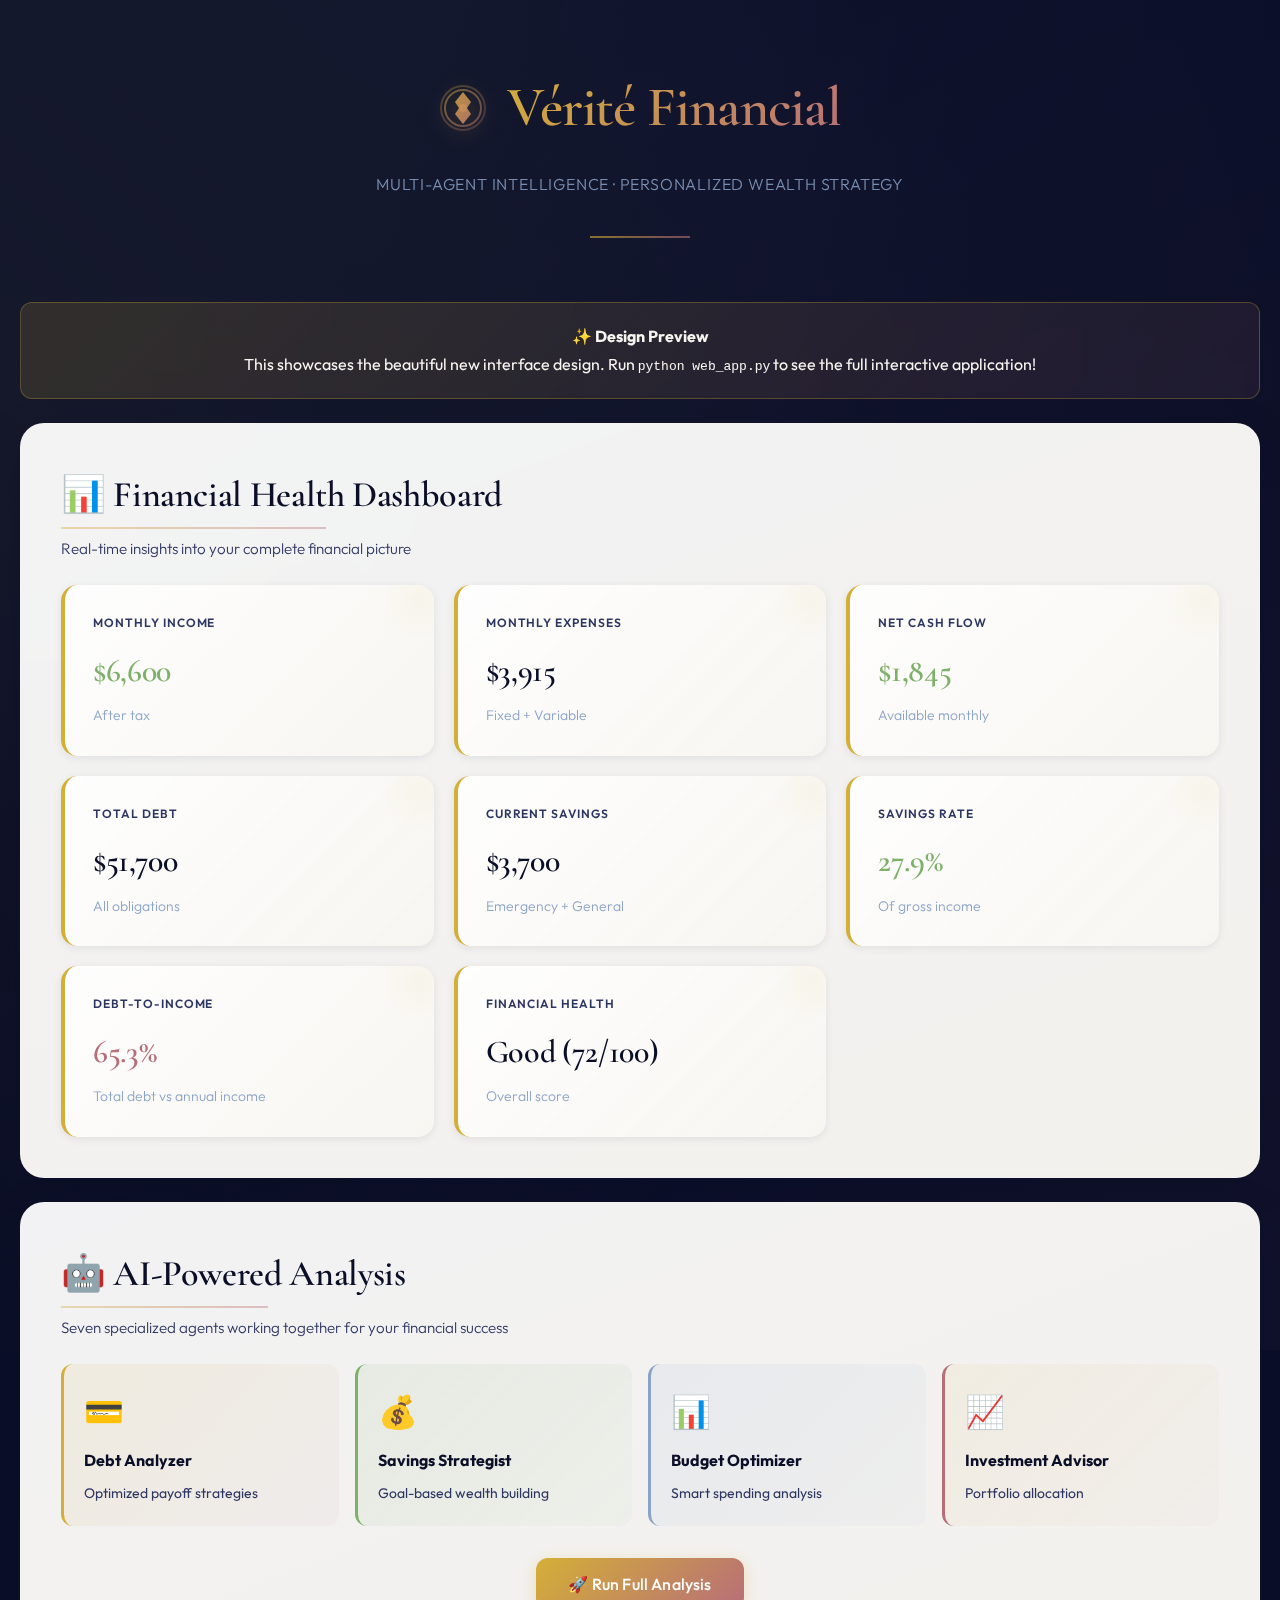
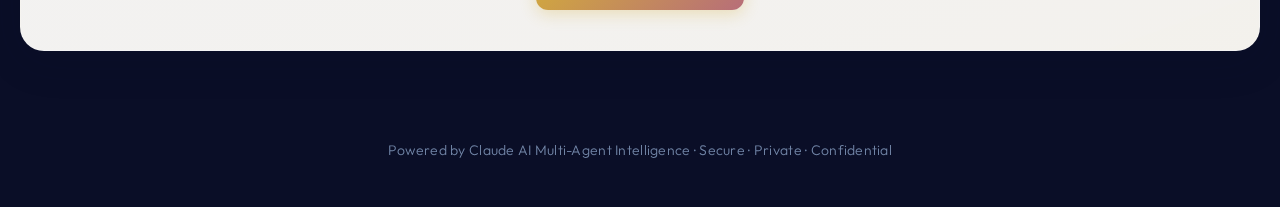
<file: Michael_Yingling/verite-financial-app/demo_preview.html>
<!DOCTYPE html>
<html lang="en">
<head>
    <meta charset="UTF-8">
    <meta name="viewport" content="width=device-width, initial-scale=1.0">
    <title>Vérité Financial - AI Multi-Agent Advisor (Demo)</title>
    <link rel="preconnect" href="https://fonts.googleapis.com">
    <link rel="preconnect" href="https://fonts.gstatic.com" crossorigin>
    <link href="https://fonts.googleapis.com/css2?family=Cormorant+Garamond:wght@300;400;500;600;700&family=Outfit:wght@300;400;500;600;700&display=swap" rel="stylesheet">
    <style>
        /* Reset and Base Styles */
        * {
            margin: 0;
            padding: 0;
            box-sizing: border-box;
        }

        :root {
            /* Sophisticated Color Palette */
            --midnight: #0a0e27;
            --deep-navy: #1a1f3a;
            --slate: #2d3561;
            --powder-blue: #8ba3c7;
            --cream: #f8f6f1;
            --gold: #d4af37;
            --rose-gold: #b76e79;
            --mint: #7fb069;
            --charcoal: #1f1f1f;
            
            /* Gradients */
            --gradient-primary: linear-gradient(135deg, #0a0e27 0%, #2d3561 50%, #1a1f3a 100%);
            --gradient-accent: linear-gradient(135deg, #d4af37 0%, #b76e79 100%);
            --gradient-card: linear-gradient(160deg, rgba(255,255,255,0.95) 0%, rgba(248,246,241,0.98) 100%);
            
            /* Shadows */
            --shadow-sm: 0 2px 8px rgba(10, 14, 39, 0.08);
            --shadow-md: 0 4px 16px rgba(10, 14, 39, 0.12);
            --shadow-lg: 0 10px 40px rgba(10, 14, 39, 0.15);
            --shadow-xl: 0 20px 60px rgba(10, 14, 39, 0.2);
            
            /* Spacing */
            --spacing-xs: 8px;
            --spacing-sm: 16px;
            --spacing-md: 24px;
            --spacing-lg: 40px;
            --spacing-xl: 64px;
        }

        body {
            font-family: 'Outfit', 'IBM Plex Sans', system-ui, sans-serif;
            background: var(--midnight);
            min-height: 100vh;
            padding: 20px;
            color: var(--charcoal);
            line-height: 1.7;
            position: relative;
            overflow-x: hidden;
        }

        /* Animated background */
        body::before {
            content: '';
            position: fixed;
            top: -50%;
            left: -50%;
            width: 200%;
            height: 200%;
            background: 
                radial-gradient(circle at 20% 50%, rgba(212, 175, 55, 0.05) 0%, transparent 50%),
                radial-gradient(circle at 80% 80%, rgba(183, 110, 121, 0.05) 0%, transparent 50%),
                radial-gradient(circle at 40% 20%, rgba(139, 163, 199, 0.05) 0%, transparent 50%);
            animation: backgroundShift 30s ease-in-out infinite;
            z-index: 0;
        }

        @keyframes backgroundShift {
            0%, 100% { transform: translate(0, 0) rotate(0deg); }
            50% { transform: translate(-5%, -5%) rotate(2deg); }
        }

        .container {
            max-width: 1400px;
            margin: 0 auto;
            position: relative;
            z-index: 1;
        }

        /* Header */
        .header {
            text-align: center;
            color: var(--cream);
            margin-bottom: var(--spacing-xl);
            padding: var(--spacing-lg) 0;
            animation: fadeInDown 0.8s cubic-bezier(0.16, 1, 0.3, 1);
            position: relative;
        }

        .header::after {
            content: '';
            position: absolute;
            bottom: 0;
            left: 50%;
            transform: translateX(-50%);
            width: 100px;
            height: 2px;
            background: var(--gradient-accent);
            opacity: 0.6;
        }

        .logo {
            display: flex;
            align-items: center;
            justify-content: center;
            gap: 20px;
            margin-bottom: 16px;
        }

        .logo svg {
            filter: drop-shadow(0 4px 12px rgba(212, 175, 55, 0.3));
            animation: float 4s ease-in-out infinite;
        }

        @keyframes float {
            0%, 100% { transform: translateY(0px); }
            50% { transform: translateY(-10px); }
        }

        .logo h1 {
            font-family: 'Cormorant Garamond', 'Playfair Display', Georgia, serif;
            font-size: 3.5rem;
            font-weight: 600;
            letter-spacing: -0.02em;
            background: var(--gradient-accent);
            -webkit-background-clip: text;
            -webkit-text-fill-color: transparent;
            background-clip: text;
            text-shadow: none;
        }

        .header-subtitle {
            font-size: 1rem;
            opacity: 0.85;
            font-weight: 300;
            letter-spacing: 0.05em;
            text-transform: uppercase;
            color: var(--powder-blue);
        }

        /* Card */
        .card {
            background: var(--gradient-card);
            backdrop-filter: blur(20px);
            border-radius: 24px;
            padding: var(--spacing-lg);
            margin-bottom: var(--spacing-md);
            box-shadow: var(--shadow-lg);
            border: 1px solid rgba(255, 255, 255, 0.2);
            animation: fadeInUp 0.8s cubic-bezier(0.16, 1, 0.3, 1);
            animation-fill-mode: both;
            position: relative;
            overflow: hidden;
            transition: all 0.4s cubic-bezier(0.16, 1, 0.3, 1);
        }

        .card::before {
            content: '';
            position: absolute;
            top: 0;
            left: -100%;
            width: 100%;
            height: 100%;
            background: linear-gradient(90deg, transparent, rgba(255,255,255,0.1), transparent);
            transition: left 0.6s;
        }

        .card:hover {
            transform: translateY(-4px);
            box-shadow: var(--shadow-xl);
        }

        .card:hover::before {
            left: 100%;
        }

        .card h2 {
            font-family: 'Cormorant Garamond', 'Playfair Display', Georgia, serif;
            font-size: 2.25rem;
            margin-bottom: 12px;
            color: var(--midnight);
            font-weight: 600;
            letter-spacing: -0.01em;
            position: relative;
            display: inline-block;
        }

        .card h2::after {
            content: '';
            position: absolute;
            bottom: -4px;
            left: 0;
            width: 60%;
            height: 2px;
            background: var(--gradient-accent);
            opacity: 0.4;
        }

        .section-description {
            color: var(--slate);
            margin-bottom: var(--spacing-md);
            font-size: 0.95rem;
            font-weight: 300;
            line-height: 1.6;
        }

        /* Summary Grid */
        .summary-grid {
            display: grid;
            grid-template-columns: repeat(auto-fit, minmax(280px, 1fr));
            gap: 20px;
            margin-top: var(--spacing-md);
        }

        .summary-card {
            background: linear-gradient(135deg, rgba(255,255,255,0.9) 0%, rgba(248,246,241,0.95) 100%);
            padding: 28px;
            border-radius: 16px;
            border-left: 4px solid var(--gold);
            box-shadow: var(--shadow-sm);
            transition: all 0.4s cubic-bezier(0.16, 1, 0.3, 1);
            position: relative;
            overflow: hidden;
        }

        .summary-card::before {
            content: '';
            position: absolute;
            top: 0;
            right: 0;
            width: 80px;
            height: 80px;
            background: radial-gradient(circle, rgba(212, 175, 55, 0.06) 0%, transparent 70%);
            border-radius: 50%;
            transform: translate(30%, -30%);
        }

        .summary-card:hover {
            transform: translateY(-4px);
            box-shadow: var(--shadow-md);
            border-left-width: 6px;
        }

        .summary-card h3 {
            font-size: 0.75rem;
            color: var(--slate);
            margin-bottom: 10px;
            font-weight: 600;
            text-transform: uppercase;
            letter-spacing: 0.08em;
        }

        .summary-card .value {
            font-family: 'Cormorant Garamond', Georgia, serif;
            font-size: 2rem;
            font-weight: 600;
            color: var(--midnight);
            margin-bottom: 6px;
            letter-spacing: -0.01em;
            position: relative;
            z-index: 1;
        }

        .summary-card .value.positive {
            color: var(--mint);
        }

        .summary-card .value.negative {
            color: var(--rose-gold);
        }

        .summary-card .label {
            font-size: 0.875rem;
            color: var(--powder-blue);
            font-weight: 300;
        }

        /* Buttons */
        .btn {
            padding: 16px 32px;
            border: none;
            border-radius: 12px;
            font-size: 1rem;
            font-weight: 500;
            cursor: pointer;
            transition: all 0.4s cubic-bezier(0.16, 1, 0.3, 1);
            font-family: inherit;
            display: inline-flex;
            align-items: center;
            gap: 10px;
            justify-content: center;
            position: relative;
            overflow: hidden;
            letter-spacing: 0.01em;
        }

        .btn-primary {
            background: var(--gradient-accent);
            color: white;
            box-shadow: 0 4px 16px rgba(212, 175, 55, 0.3);
        }

        .btn-primary:hover {
            transform: translateY(-2px);
            box-shadow: 0 8px 24px rgba(212, 175, 55, 0.4);
        }

        .footer {
            text-align: center;
            color: var(--powder-blue);
            margin-top: var(--spacing-xl);
            padding: var(--spacing-md);
            font-size: 0.875rem;
            opacity: 0.8;
            font-weight: 300;
            letter-spacing: 0.02em;
        }

        @keyframes fadeInDown {
            from {
                opacity: 0;
                transform: translateY(-20px);
            }
            to {
                opacity: 1;
                transform: translateY(0);
            }
        }

        @keyframes fadeInUp {
            from {
                opacity: 0;
                transform: translateY(20px);
            }
            to {
                opacity: 1;
                transform: translateY(0);
            }
        }

        .demo-notice {
            background: linear-gradient(135deg, rgba(212, 175, 55, 0.15) 0%, rgba(183, 110, 121, 0.1) 100%);
            border: 1px solid rgba(212, 175, 55, 0.3);
            padding: 20px;
            border-radius: 12px;
            margin-bottom: 24px;
            text-align: center;
            color: var(--cream);
            backdrop-filter: blur(10px);
        }
    </style>
</head>
<body>
    <div class="container">
        <!-- Header -->
        <header class="header">
            <div class="logo">
                <svg width="48" height="48" viewBox="0 0 48 48" fill="none" xmlns="http://www.w3.org/2000/svg">
                    <defs>
                        <linearGradient id="logoGradient" x1="0" y1="0" x2="48" y2="48" gradientUnits="userSpaceOnUse">
                            <stop offset="0%" stop-color="#d4af37"/>
                            <stop offset="100%" stop-color="#b76e79"/>
                        </linearGradient>
                    </defs>
                    <circle cx="24" cy="24" r="22" stroke="url(#logoGradient)" stroke-width="2" fill="none" opacity="0.3"/>
                    <circle cx="24" cy="24" r="18" stroke="url(#logoGradient)" stroke-width="2" fill="none" opacity="0.5"/>
                    <path d="M24 8 L32 18 L28 24 L32 30 L24 40 L16 30 L20 24 L16 18 Z" fill="url(#logoGradient)" opacity="0.9"/>
                    <circle cx="24" cy="24" r="4" fill="url(#logoGradient)"/>
                </svg>
                <h1>Vérité Financial</h1>
            </div>
            <div class="header-subtitle">
                Multi-Agent Intelligence · Personalized Wealth Strategy
            </div>
        </header>

        <!-- Main Content -->
        <main class="main-content">
            <!-- Demo Notice -->
            <div class="demo-notice">
                <strong>✨ Design Preview</strong><br>
                This showcases the beautiful new interface design. Run <code>python web_app.py</code> to see the full interactive application!
            </div>

            <!-- Financial Summary -->
            <section class="card">
                <h2>📊 Financial Health Dashboard</h2>
                <p class="section-description">Real-time insights into your complete financial picture</p>
                
                <div class="summary-grid">
                    <div class="summary-card">
                        <h3>Monthly Income</h3>
                        <div class="value positive">$6,600</div>
                        <div class="label">After tax</div>
                    </div>

                    <div class="summary-card">
                        <h3>Monthly Expenses</h3>
                        <div class="value">$3,915</div>
                        <div class="label">Fixed + Variable</div>
                    </div>

                    <div class="summary-card">
                        <h3>Net Cash Flow</h3>
                        <div class="value positive">$1,845</div>
                        <div class="label">Available monthly</div>
                    </div>

                    <div class="summary-card">
                        <h3>Total Debt</h3>
                        <div class="value">$51,700</div>
                        <div class="label">All obligations</div>
                    </div>

                    <div class="summary-card">
                        <h3>Current Savings</h3>
                        <div class="value">$3,700</div>
                        <div class="label">Emergency + General</div>
                    </div>

                    <div class="summary-card">
                        <h3>Savings Rate</h3>
                        <div class="value positive">27.9%</div>
                        <div class="label">Of gross income</div>
                    </div>

                    <div class="summary-card">
                        <h3>Debt-to-Income</h3>
                        <div class="value negative">65.3%</div>
                        <div class="label">Total debt vs annual income</div>
                    </div>

                    <div class="summary-card">
                        <h3>Financial Health</h3>
                        <div class="value">Good (72/100)</div>
                        <div class="label">Overall score</div>
                    </div>
                </div>
            </section>

            <!-- Features -->
            <section class="card">
                <h2>🤖 AI-Powered Analysis</h2>
                <p class="section-description">Seven specialized agents working together for your financial success</p>
                
                <div style="display: grid; grid-template-columns: repeat(auto-fit, minmax(250px, 1fr)); gap: 16px; margin-top: 24px;">
                    <div style="background: linear-gradient(135deg, rgba(212, 175, 55, 0.1) 0%, rgba(183, 110, 121, 0.05) 100%); padding: 20px; border-radius: 12px; border-left: 3px solid var(--gold);">
                        <div style="font-size: 2rem; margin-bottom: 8px;">💳</div>
                        <strong style="color: var(--midnight);">Debt Analyzer</strong>
                        <p style="font-size: 0.875rem; color: var(--slate); margin-top: 8px;">Optimized payoff strategies</p>
                    </div>

                    <div style="background: linear-gradient(135deg, rgba(127, 176, 105, 0.1) 0%, rgba(127, 176, 105, 0.05) 100%); padding: 20px; border-radius: 12px; border-left: 3px solid var(--mint);">
                        <div style="font-size: 2rem; margin-bottom: 8px;">💰</div>
                        <strong style="color: var(--midnight);">Savings Strategist</strong>
                        <p style="font-size: 0.875rem; color: var(--slate); margin-top: 8px;">Goal-based wealth building</p>
                    </div>

                    <div style="background: linear-gradient(135deg, rgba(139, 163, 199, 0.1) 0%, rgba(139, 163, 199, 0.05) 100%); padding: 20px; border-radius: 12px; border-left: 3px solid var(--powder-blue);">
                        <div style="font-size: 2rem; margin-bottom: 8px;">📊</div>
                        <strong style="color: var(--midnight);">Budget Optimizer</strong>
                        <p style="font-size: 0.875rem; color: var(--slate); margin-top: 8px;">Smart spending analysis</p>
                    </div>

                    <div style="background: linear-gradient(135deg, rgba(212, 175, 55, 0.08) 0%, rgba(183, 110, 121, 0.04) 100%); padding: 20px; border-radius: 12px; border-left: 3px solid var(--rose-gold);">
                        <div style="font-size: 2rem; margin-bottom: 8px;">📈</div>
                        <strong style="color: var(--midnight);">Investment Advisor</strong>
                        <p style="font-size: 0.875rem; color: var(--slate); margin-top: 8px;">Portfolio allocation</p>
                    </div>
                </div>

                <div style="text-align: center; margin-top: 32px;">
                    <button class="btn btn-primary">
                        🚀 Run Full Analysis
                    </button>
                </div>
            </section>
        </main>

        <!-- Footer -->
        <footer class="footer">
            <p>Powered by Claude AI Multi-Agent Intelligence · Secure · Private · Confidential</p>
        </footer>
    </div>
</body>
</html>
</file>
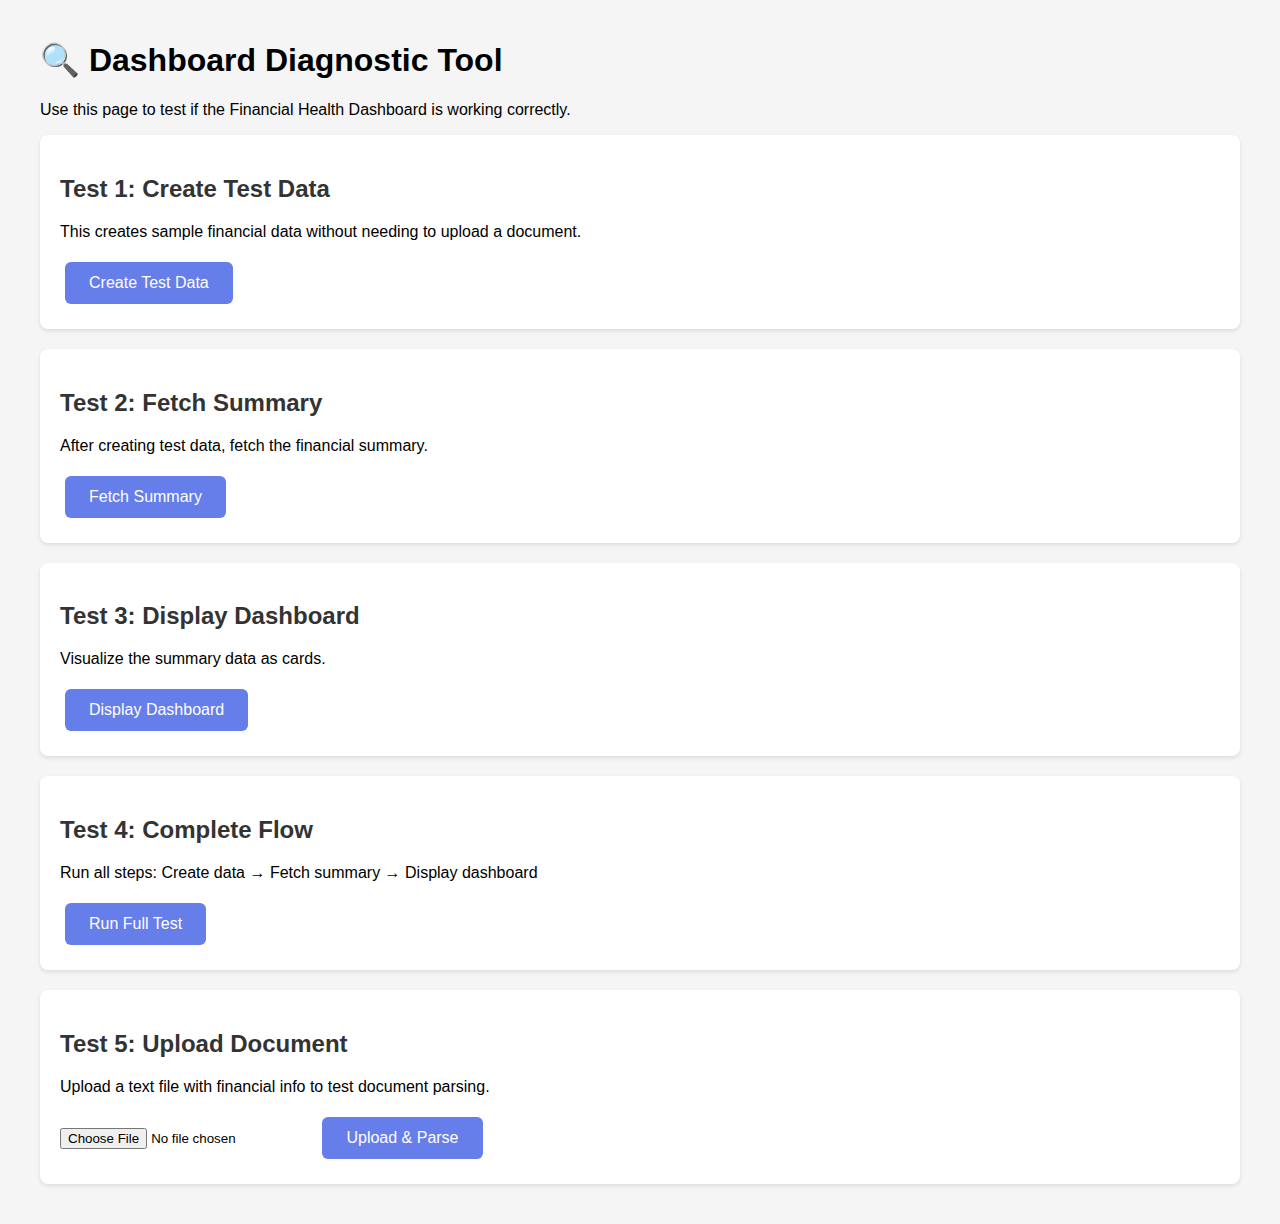
<file: Michael_Yingling/verite-financial-app/test_dashboard.html>
<!DOCTYPE html>
<html lang="en">
<head>
    <meta charset="UTF-8">
    <meta name="viewport" content="width=device-width, initial-scale=1.0">
    <title>Dashboard Test - Vérité Financial</title>
    <style>
        body {
            font-family: 'Segoe UI', Tahoma, Geneva, Verdana, sans-serif;
            max-width: 1200px;
            margin: 0 auto;
            padding: 20px;
            background: #f5f5f5;
        }
        .test-section {
            background: white;
            padding: 20px;
            margin-bottom: 20px;
            border-radius: 8px;
            box-shadow: 0 2px 4px rgba(0,0,0,0.1);
        }
        button {
            background: #667eea;
            color: white;
            border: none;
            padding: 12px 24px;
            border-radius: 6px;
            cursor: pointer;
            font-size: 16px;
            margin: 5px;
        }
        button:hover {
            background: #5568d3;
        }
        .output {
            background: #f8f9fa;
            padding: 15px;
            border-radius: 4px;
            margin-top: 10px;
            font-family: 'Courier New', monospace;
            font-size: 14px;
            white-space: pre-wrap;
            max-height: 400px;
            overflow-y: auto;
        }
        .success { color: #28a745; }
        .error { color: #dc3545; }
        .info { color: #17a2b8; }
        h2 { color: #333; }
        .summary-grid {
            display: grid;
            grid-template-columns: repeat(auto-fit, minmax(250px, 1fr));
            gap: 15px;
            margin-top: 15px;
        }
        .summary-card {
            background: linear-gradient(135deg, #f7fafc 0%, #edf2f7 100%);
            padding: 20px;
            border-radius: 8px;
            border-left: 4px solid #667eea;
        }
        .summary-card h3 {
            font-size: 12px;
            color: #718096;
            margin-bottom: 8px;
            text-transform: uppercase;
        }
        .summary-card .value {
            font-size: 24px;
            font-weight: bold;
            color: #2d3748;
            margin-bottom: 4px;
        }
        .summary-card .label {
            font-size: 12px;
            color: #a0aec0;
        }
    </style>
</head>
<body>
    <h1>🔍 Dashboard Diagnostic Tool</h1>
    <p>Use this page to test if the Financial Health Dashboard is working correctly.</p>

    <!-- Test 1: Create Test Data -->
    <div class="test-section">
        <h2>Test 1: Create Test Data</h2>
        <p>This creates sample financial data without needing to upload a document.</p>
        <button onclick="createTestData()">Create Test Data</button>
        <div id="test1Output" class="output" style="display:none;"></div>
    </div>

    <!-- Test 2: Fetch Summary -->
    <div class="test-section">
        <h2>Test 2: Fetch Summary</h2>
        <p>After creating test data, fetch the financial summary.</p>
        <button onclick="fetchSummary()">Fetch Summary</button>
        <div id="test2Output" class="output" style="display:none;"></div>
    </div>

    <!-- Test 3: Display Dashboard -->
    <div class="test-section">
        <h2>Test 3: Display Dashboard</h2>
        <p>Visualize the summary data as cards.</p>
        <button onclick="displayDashboard()">Display Dashboard</button>
        <div id="dashboardDisplay" style="display:none;">
            <div class="summary-grid" id="summaryGrid"></div>
        </div>
    </div>

    <!-- Test 4: Full Flow -->
    <div class="test-section">
        <h2>Test 4: Complete Flow</h2>
        <p>Run all steps: Create data → Fetch summary → Display dashboard</p>
        <button onclick="runFullTest()">Run Full Test</button>
        <div id="test4Output" class="output" style="display:none;"></div>
    </div>

    <!-- Upload Test -->
    <div class="test-section">
        <h2>Test 5: Upload Document</h2>
        <p>Upload a text file with financial info to test document parsing.</p>
        <input type="file" id="fileInput" accept=".txt,.pdf,.docx">
        <button onclick="uploadFile()">Upload & Parse</button>
        <div id="uploadOutput" class="output" style="display:none;"></div>
    </div>

    <script>
        let summaryData = null;

        function log(elementId, message, type = 'info') {
            const output = document.getElementById(elementId);
            output.style.display = 'block';
            const timestamp = new Date().toLocaleTimeString();
            const className = type === 'error' ? 'error' : (type === 'success' ? 'success' : 'info');
            output.innerHTML += `<span class="${className}">[${timestamp}] ${message}</span>\n`;
        }

        function clear(elementId) {
            const output = document.getElementById(elementId);
            output.innerHTML = '';
        }

        async function createTestData() {
            clear('test1Output');
            log('test1Output', 'Creating test data...', 'info');
            
            try {
                const response = await fetch('/api/test-data', {
                    method: 'POST',
                    headers: { 'Content-Type': 'application/json' }
                });
                
                const result = await response.json();
                
                if (result.success) {
                    log('test1Output', `✅ SUCCESS: ${result.message}`, 'success');
                    log('test1Output', `Session ID: ${result.session_id}`, 'info');
                } else {
                    log('test1Output', `❌ ERROR: ${result.error}`, 'error');
                }
            } catch (error) {
                log('test1Output', `❌ ERROR: ${error.message}`, 'error');
            }
        }

        async function fetchSummary() {
            clear('test2Output');
            log('test2Output', 'Fetching summary...', 'info');
            
            try {
                const response = await fetch('/api/summary');
                const result = await response.json();
                
                if (result.success) {
                    summaryData = result.data;
                    log('test2Output', '✅ SUCCESS: Summary fetched!', 'success');
                    log('test2Output', JSON.stringify(result.data, null, 2), 'info');
                } else {
                    log('test2Output', `❌ ERROR: ${result.error}`, 'error');
                }
            } catch (error) {
                log('test2Output', `❌ ERROR: ${error.message}`, 'error');
            }
        }

        function displayDashboard() {
            const display = document.getElementById('dashboardDisplay');
            const grid = document.getElementById('summaryGrid');
            
            if (!summaryData) {
                alert('Please run Test 2 first to fetch summary data!');
                return;
            }
            
            display.style.display = 'block';
            grid.innerHTML = '';
            
            const cards = [
                { title: 'Monthly Income', value: formatCurrency(summaryData.monthly_income), label: 'After tax' },
                { title: 'Monthly Expenses', value: formatCurrency(summaryData.monthly_expenses), label: 'Fixed + Variable' },
                { title: 'Net Cash Flow', value: formatCurrency(summaryData.net_monthly_cash_flow), label: 'Available monthly' },
                { title: 'Total Debt', value: formatCurrency(summaryData.total_debt), label: 'All obligations' },
                { title: 'Current Savings', value: formatCurrency(summaryData.current_savings), label: 'Emergency + General' },
                { title: 'Savings Rate', value: summaryData.savings_rate_percent.toFixed(1) + '%', label: 'Of gross income' },
                { title: 'Debt-to-Income', value: summaryData.debt_to_income_ratio_percent.toFixed(1) + '%', label: 'Total debt vs annual income' },
                { title: 'Financial Health', value: summaryData.financial_health_score, label: 'Overall score' }
            ];
            
            cards.forEach(card => {
                const cardEl = document.createElement('div');
                cardEl.className = 'summary-card';
                cardEl.innerHTML = `
                    <h3>${card.title}</h3>
                    <div class="value">${card.value}</div>
                    <div class="label">${card.label}</div>
                `;
                grid.appendChild(cardEl);
            });
        }

        async function runFullTest() {
            clear('test4Output');
            log('test4Output', '🚀 Starting full test...', 'info');
            
            // Step 1: Create test data
            log('test4Output', '\n=== STEP 1: Creating test data ===', 'info');
            try {
                const response1 = await fetch('/api/test-data', {
                    method: 'POST',
                    headers: { 'Content-Type': 'application/json' }
                });
                const result1 = await response1.json();
                
                if (result1.success) {
                    log('test4Output', '✅ Test data created', 'success');
                } else {
                    log('test4Output', `❌ Failed to create test data: ${result1.error}`, 'error');
                    return;
                }
            } catch (error) {
                log('test4Output', `❌ Error creating test data: ${error.message}`, 'error');
                return;
            }
            
            // Step 2: Fetch summary
            log('test4Output', '\n=== STEP 2: Fetching summary ===', 'info');
            try {
                const response2 = await fetch('/api/summary');
                const result2 = await response2.json();
                
                if (result2.success) {
                    summaryData = result2.data;
                    log('test4Output', '✅ Summary fetched', 'success');
                    log('test4Output', `   Income: ${formatCurrency(summaryData.monthly_income)}`, 'info');
                    log('test4Output', `   Expenses: ${formatCurrency(summaryData.monthly_expenses)}`, 'info');
                    log('test4Output', `   Net Cash Flow: ${formatCurrency(summaryData.net_monthly_cash_flow)}`, 'info');
                } else {
                    log('test4Output', `❌ Failed to fetch summary: ${result2.error}`, 'error');
                    return;
                }
            } catch (error) {
                log('test4Output', `❌ Error fetching summary: ${error.message}`, 'error');
                return;
            }
            
            // Step 3: Display dashboard
            log('test4Output', '\n=== STEP 3: Displaying dashboard ===', 'info');
            displayDashboard();
            log('test4Output', '✅ Dashboard displayed above!', 'success');
            
            log('test4Output', '\n🎉 FULL TEST COMPLETED SUCCESSFULLY!', 'success');
        }

        async function uploadFile() {
            clear('uploadOutput');
            const fileInput = document.getElementById('fileInput');
            
            if (!fileInput.files || fileInput.files.length === 0) {
                log('uploadOutput', '❌ Please select a file first', 'error');
                return;
            }
            
            const file = fileInput.files[0];
            log('uploadOutput', `Uploading file: ${file.name}`, 'info');
            
            const formData = new FormData();
            formData.append('file', file);
            
            try {
                const response = await fetch('/api/upload', {
                    method: 'POST',
                    body: formData
                });
                
                const result = await response.json();
                
                if (result.success) {
                    log('uploadOutput', '✅ Document uploaded and parsed!', 'success');
                    log('uploadOutput', JSON.stringify(result.data, null, 2), 'info');
                    
                    // Now fetch summary
                    log('uploadOutput', '\nFetching summary...', 'info');
                    const summaryResponse = await fetch('/api/summary');
                    const summaryResult = await summaryResponse.json();
                    
                    if (summaryResult.success) {
                        summaryData = summaryResult.data;
                        log('uploadOutput', '✅ Summary fetched!', 'success');
                        displayDashboard();
                    } else {
                        log('uploadOutput', `⚠️ Summary fetch failed: ${summaryResult.error}`, 'error');
                    }
                } else {
                    log('uploadOutput', `❌ Upload failed: ${result.error}`, 'error');
                }
            } catch (error) {
                log('uploadOutput', `❌ Error: ${error.message}`, 'error');
            }
        }

        function formatCurrency(amount) {
            return new Intl.NumberFormat('en-US', {
                style: 'currency',
                currency: 'USD'
            }).format(amount);
        }
    </script>
</body>
</html>
</file>
